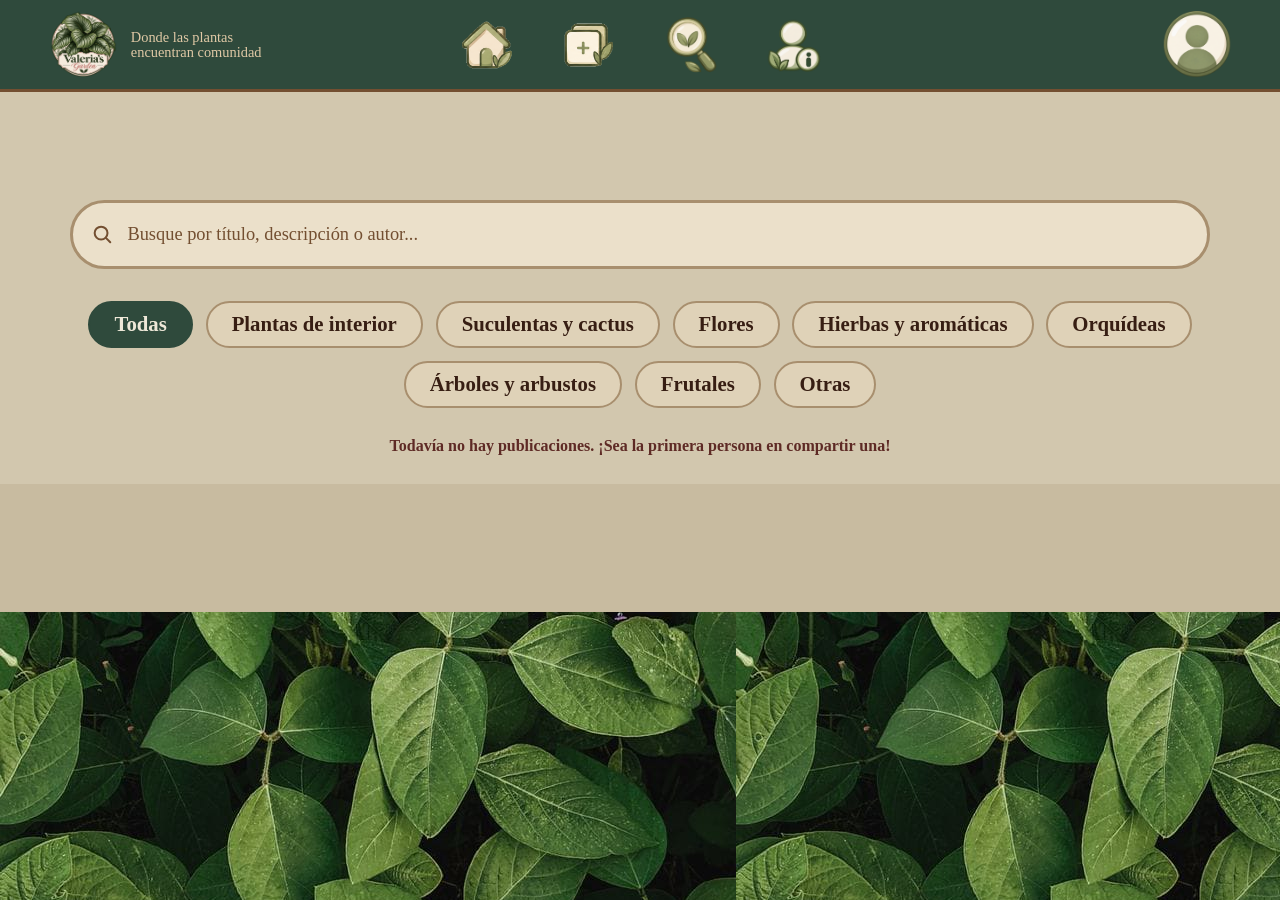
<file: paginas/Buscar.html>
<!DOCTYPE html>
<html lang="en">
<head>
    <meta charset="UTF-8">
    <meta name="viewport" content="width=device-width, initial-scale=1.0">
    <title>Valeria's Garden</title>
    <link rel="stylesheet" href="../activos/css/style.css">
</head>

<body class="body_buscar">
    <header>

        <!-- Navbar -->
        <nav class="navbar">
            <div class="logo">
                <img src="../activos/imagenes/Navbar/logo.png" alt="Valeria's Garden" class="nav_icon">
                <span class="eslogan">Donde las plantas encuentran comunidad</span>
            </div>

            <ul class="nav_centro">
                <li><a href="Publicaciones.html" title="Home">
                        <img src="../activos/imagenes/Navbar/inicio.png" alt="Home" class="nav_icon">
                    </a>
                </li>
                <li><a href="Crear_publicacion.html" title="Crear">
                        <img src="../activos/imagenes/Navbar/crear.png" alt="Crear" class="nav_icon">
                    </a>
                </li>
                <li><a href="Buscar.html" title="Buscar">
                        <img src="../activos/imagenes/Navbar/buscar.png" alt="Buscar" class="nav_icon">
                    </a>
                </li>
                <li><a href="../index.html" title="Buscar">
                        <img src="../activos/imagenes/Navbar/Acerca_de.png" alt="Buscar" class="nav_icon">
                    </a>
                </li>
            </ul>

            <div class="perfil">
                <a href="Perfil_usuario.html" title="Perfil">
                    <img src="../activos/imagenes/Navbar/perfil.png" alt="Foto de perfil" class="nav_icon">
                </a>
            </div>
        </nav>

    </header>

    

<main>
    <!-- Barra de busqueda -->
    <section id="busqueda">

    <form class="busqueda" role="search" action="#">
        <label for="buscar" class="oculto_visual">Buscar publicaciones</label>

        <div class="barra_busqueda">
            <svg class="barra_icono" viewBox="0 0 24 24" width="22" height="22" fill="none" stroke="currentColor" stroke-width="2.2" stroke-linecap="round" aria-hidden="true">
                <circle cx="11" cy="11" r="7"></circle>
                <line x1="16.5" y1="16.5" x2="21" y2="21"></line>
            </svg>
            <input type="search" id="buscar" name="buscar" placeholder="Busque por título, descripción o autor...">
        </div>
    </form>

    <!-- Categorías de busqueda -->
    <div class="categorias" role="group" aria-label="Filtrar por categoría">
        <button type="button" class="categoria_btn activo" data-categoria="todas" aria-pressed="true">Todas</button>
        <button type="button" class="categoria_btn" data-categoria="interior" aria-pressed="false">Plantas de interior</button>
        <button type="button" class="categoria_btn" data-categoria="suculentas" aria-pressed="false">Suculentas y cactus</button>
        <button type="button" class="categoria_btn" data-categoria="flores" aria-pressed="false">Flores</button>
        <button type="button" class="categoria_btn" data-categoria="hierbas" aria-pressed="false">Hierbas y aromáticas</button>
        <button type="button" class="categoria_btn" data-categoria="orquideas" aria-pressed="false">Orquídeas</button>
        <button type="button" class="categoria_btn" data-categoria="arbustos" aria-pressed="false">Árboles y arbustos</button>
        <button type="button" class="categoria_btn" data-categoria="frutales" aria-pressed="false">Frutales</button>
        <button type="button" class="categoria_btn" data-categoria="otras" aria-pressed="false">Otras</button>
    </div>

    <p class="busqueda_resultado" aria-live="polite"></p>

</section>

</main>

    <script src="../activos/js/script.js"></script>
</body>
</html>
</file>
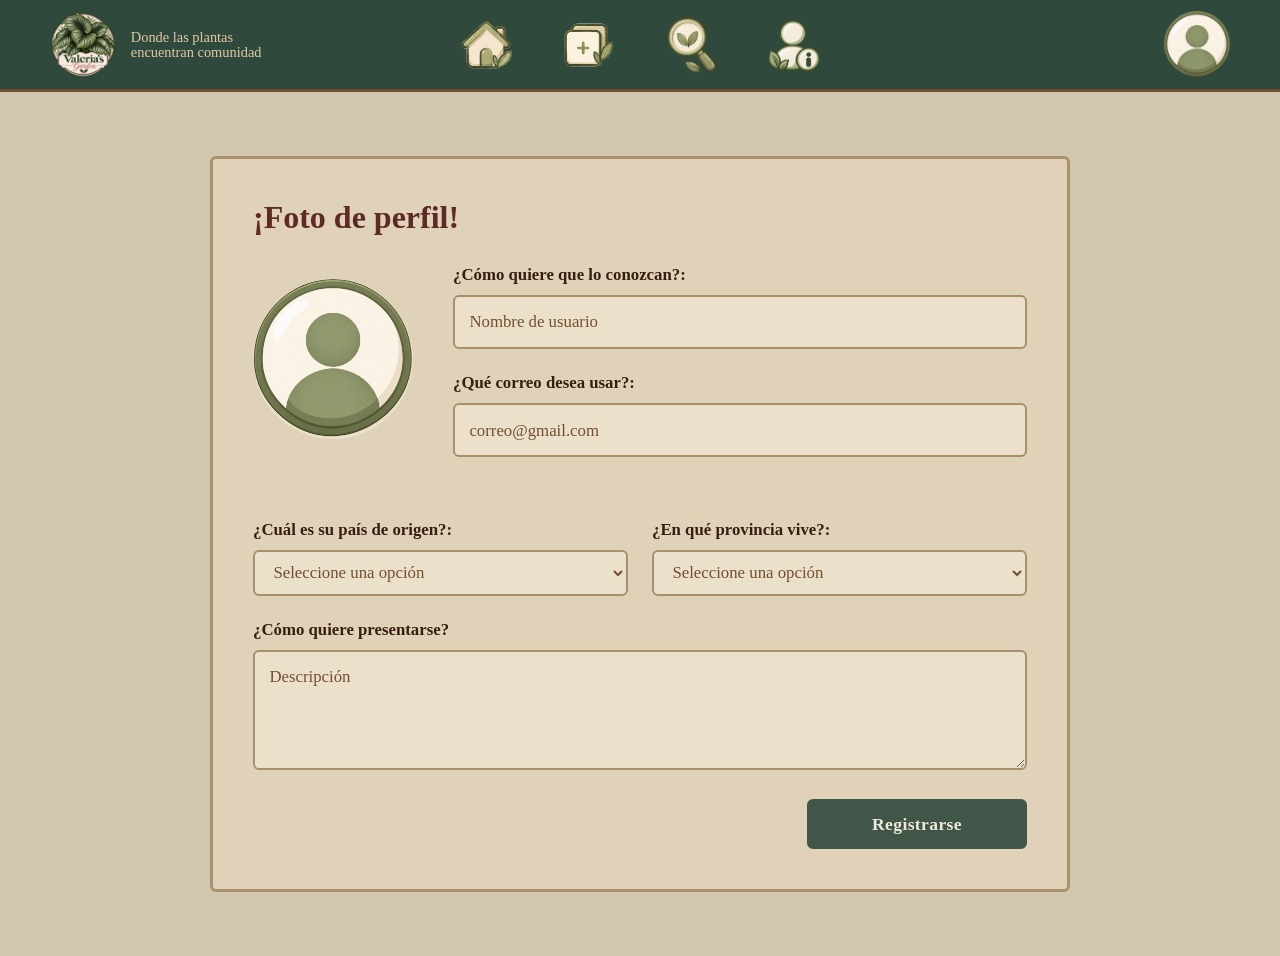
<file: paginas/Inicio_sesion.html>
<!DOCTYPE html>
<html lang="en">
<head>
    <meta charset="UTF-8">
    <meta name="viewport" content="width=device-width, initial-scale=1.0">
    <title>Valeria's Garden</title>
    <link rel="stylesheet" href="../activos/css/style.css">
</head>

<body>
    <header>

        <!-- Navbar -->
        <nav class="navbar">
            <div class="logo">
                <img src="../activos/imagenes/Navbar/logo.png" alt="Valeria's Garden" class="nav_icon">
                <span class="eslogan">Donde las plantas encuentran comunidad</span>
            </div>

            <ul class="nav_centro">
                <li><a href="Publicaciones.html" title="Home">
                        <img src="../activos/imagenes/Navbar/inicio.png" alt="Home" class="nav_icon">
                    </a>
                </li>
                <li><a href="Crear_publicacion.html" title="Crear">
                        <img src="../activos/imagenes/Navbar/crear.png" alt="Crear" class="nav_icon">
                    </a>
                </li>
                <li><a href="Buscar.html" title="Buscar">
                        <img src="../activos/imagenes/Navbar/buscar.png" alt="Buscar" class="nav_icon">
                    </a>
                </li>
                <li><a href="../index.html" title="Buscar">
                        <img src="../activos/imagenes/Navbar/Acerca_de.png" alt="Buscar" class="nav_icon">
                    </a>
                </li>
            </ul>

            <div class="perfil">
                <a href="Perfil_usuario.html" title="Perfil">
                    <img src="../activos/imagenes/Navbar/perfil.png" alt="Foto de perfil" class="nav_icon">
                </a>
            </div>
        </nav>

    </header>
 
    <!-- Parte Principal -->
    <main>
 
    <!-- Formulario de inicio de sesión -->
    <section class="Caja1_form">
        <div class="Datos_personales">
 
            <h2>¡Foto de perfil!</h2>
 
            <form class="form1" action="../paginas/Publicaciones.html">
 
                <!-- Parte de arriba. Foto de perfil, nombre de usuario y correo-->
                <div class="form_superior">
 
                    <img src="../activos/imagenes/Navbar/perfil.png" alt="Foto de perfil" class="fotoForm">
 
                    <div class="form_datos">
 
                        <div class="campo">
                            <label for="nombre">¿Cómo quiere que lo conozcan?:</label>
                            <input type="text" id="nombre" name="nombre" placeholder="Nombre de usuario" required>
                        </div>
 
                        <div class="campo">
                            <label for="correo">¿Qué correo desea usar?:</label>
                            <input type="email" id="correo" name="correo" placeholder="correo@gmail.com" required>
                        </div>
 
                    </div>
                </div>
 
                <!-- Parte de abajo. Información personal -->
                <div class="form_inferior">
 
                    <div class="campo">
                        <label for="pais">¿Cuál es su país de origen?:</label>
                        <select id="pais" name="pais" required>
                            <option value="" disabled selected>Seleccione una opción</option>
                            <option value="costaRica">Costa Rica</option>
                            <option value="belice">Belice</option>
                            <option value="elSalvador">El Salvador</option>
                            <option value="guatemala">Guatemala</option>
                            <option value="honduras">Honduras</option>
                            <option value="nicaragua">Nicaragua</option>
                            <option value="panama">Panamá</option>
                        </select>
                    </div>
 
                    <div class="campo">
                        <label for="provincia">¿En qué provincia vive?:</label>
                        <select id="provincia" name="provincia" required>
                            <option value="" disabled selected>Seleccione una opción</option>
                            <option value="sanJose">San José</option>
                            <option value="alajuela">Alajuela</option>
                            <option value="cartago">Cartago</option>
                            <option value="heredia">Heredia</option>
                            <option value="puntarenas">Puntarenas</option>
                            <option value="limon">Limón</option>
                            <option value="guanacaste">Guanacaste</option>
                            <option value="noValido">No válido</option>
                        </select>
                    </div>
 
                    <div class="campo campo_ancho">
                        <label for="descripcion">¿Cómo quiere presentarse?</label>
                        <textarea id="descripcion" name="descripcion" placeholder="Descripción" required></textarea>
                    </div>
 
                    <button type="submit" class="button">Registrarse</button>
 
                </div>
 
            </form>
 
        </div>
    </section>
 
    </main>

    <script src="../activos/js/script.js"></script>

</body>
</html>
</file>
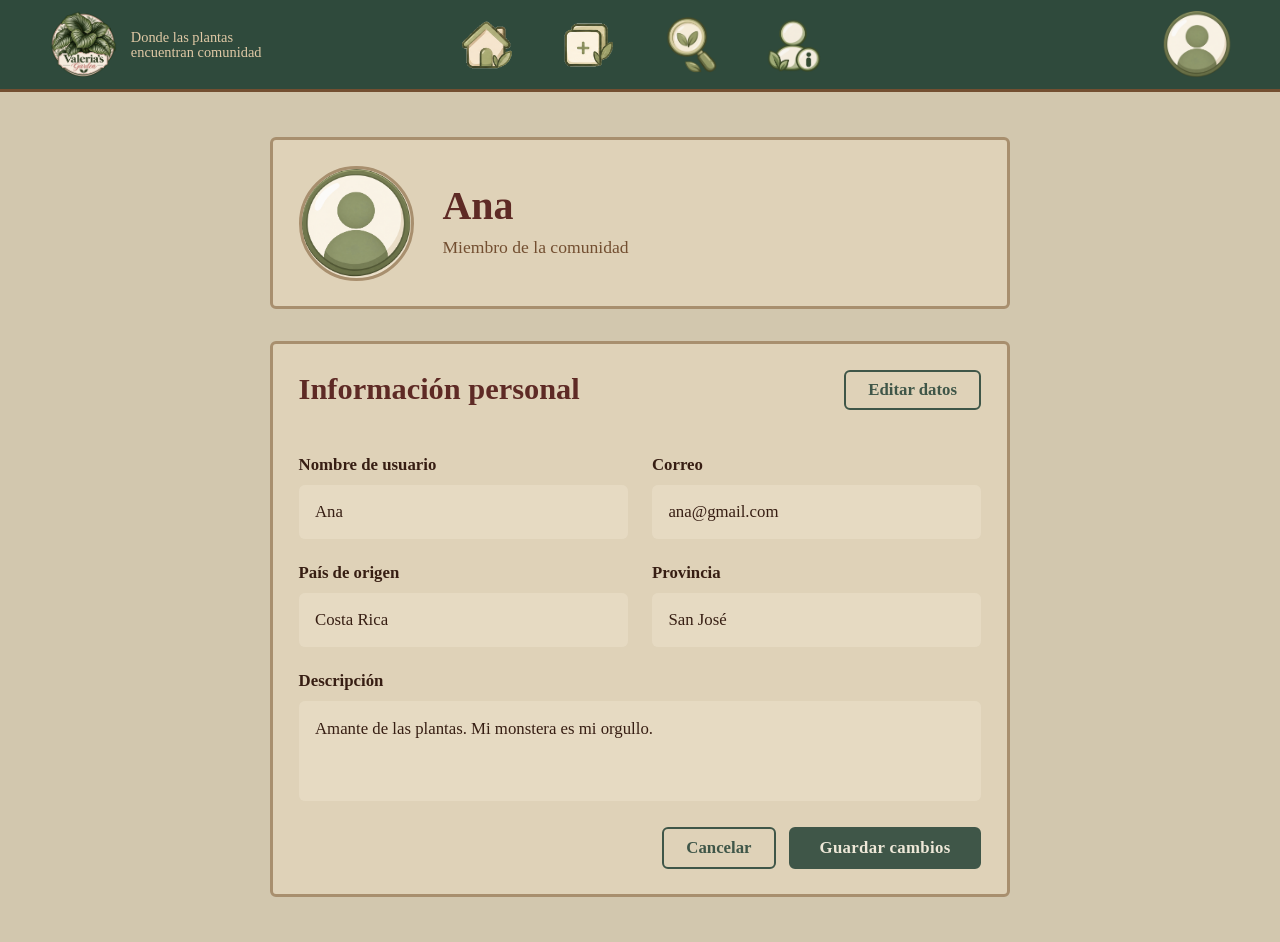
<file: paginas/Perfil_usuario.html>
<!DOCTYPE html>
<html lang="en">
<head>
    <meta charset="UTF-8">
    <meta name="viewport" content="width=device-width, initial-scale=1.0">
    <title>Valeria's Garden</title>
    <link rel="stylesheet" href="../activos/css/style.css">
</head>

<body>
    <header>

        <!-- Navbar -->
        <nav class="navbar">
            <div class="logo">
                <img src="../activos/imagenes/Navbar/logo.png" alt="Valeria's Garden" class="nav_icon">
                <span class="eslogan">Donde las plantas encuentran comunidad</span>
            </div>

            <ul class="nav_centro">
                <li><a href="Publicaciones.html" title="Home">
                        <img src="../activos/imagenes/Navbar/inicio.png" alt="Home" class="nav_icon">
                    </a>
                </li>
                <li><a href="Crear_publicacion.html" title="Crear">
                        <img src="../activos/imagenes/Navbar/crear.png" alt="Crear" class="nav_icon">
                    </a>
                </li>
                <li><a href="Buscar.html" title="Buscar">
                        <img src="../activos/imagenes/Navbar/buscar.png" alt="Buscar" class="nav_icon">
                    </a>
                </li>
                <li><a href="../index.html" title="Buscar">
                        <img src="../activos/imagenes/Navbar/Acerca_de.png" alt="Buscar" class="nav_icon">
                    </a>
                </li>
            </ul>

            <div class="perfil">
                <a href="Perfil_usuario.html" title="Perfil">
                    <img src="../activos/imagenes/Navbar/perfil.png" alt="Foto de perfil" class="nav_icon">
                </a>
            </div>
        </nav>

    </header>

    <main>

    <section id="perfil_usuario">

        <!-- Tarjeta 1: foto y nombre -->
        <article class="perfil_tarjeta perfil_cabecera">

            <img src="../activos/imagenes/Navbar/perfil.png" alt="Foto de perfil" class="perfil_foto" id="perfil_foto">

            <div class="perfil_identidad">
                <h1 class="perfil_nombre" id="perfil_nombre">Ana</h1>
                <p class="perfil_subtitulo">Miembro de la comunidad</p>

                <!-- Solo aparece al editar -->
                <label class="perfil_cambiar_foto" for="nueva_foto" id="cambiar_foto" hidden>
                    Cambiar foto
                    <input type="file" id="nueva_foto" accept="image/*">
                </label>
            </div>

        </article>

        <!-- Tarjeta 2: información personal -->
        <article class="perfil_tarjeta perfil_datos">

            <div class="perfil_datos_encabezado">
                <h2>Información personal</h2>
                <button type="button" class="btn_editar" id="btn_editar">Editar datos</button>
            </div>

            <form id="form_perfil">

                <fieldset class="perfil_campos" id="campos_perfil" disabled>
                    <legend class="oculto_visual">Datos personales</legend>

                    <div class="campo">
                        <label for="perfil_input_nombre">Nombre de usuario</label>
                        <input type="text" id="perfil_input_nombre" name="nombre" value="Ana" maxlength="40" required>
                    </div>

                    <div class="campo">
                        <label for="perfil_input_correo">Correo</label>
                        <input type="email" id="perfil_input_correo" name="correo" value="ana@gmail.com" required>
                    </div>

                    <div class="campo">
                        <label for="perfil_input_pais">País de origen</label>
                        <select id="perfil_input_pais" name="pais" required>
                            <option value="costaRica" selected>Costa Rica</option>
                            <option value="belice">Belice</option>
                            <option value="elSalvador">El Salvador</option>
                            <option value="guatemala">Guatemala</option>
                            <option value="honduras">Honduras</option>
                            <option value="nicaragua">Nicaragua</option>
                            <option value="panama">Panamá</option>
                        </select>
                    </div>

                    <div class="campo">
                        <label for="perfil_input_provincia">Provincia</label>
                        <select id="perfil_input_provincia" name="provincia" required>
                            <option value="sanJose" selected>San José</option>
                            <option value="alajuela">Alajuela</option>
                            <option value="cartago">Cartago</option>
                            <option value="heredia">Heredia</option>
                            <option value="puntarenas">Puntarenas</option>
                            <option value="limon">Limón</option>
                            <option value="guanacaste">Guanacaste</option>
                            <option value="noValido">No válido</option>
                        </select>
                    </div>

                    <div class="campo campo_ancho">
                        <label for="perfil_input_descripcion">Descripción</label>
                        <textarea id="perfil_input_descripcion" name="descripcion" rows="3" required>Amante de las plantas. Mi monstera es mi orgullo.</textarea>
                    </div>

                </fieldset>

                <!-- Solo aparecen al editar -->
                <div class="perfil_acciones" id="acciones_edicion" hidden>
                    <button type="button" class="btn_secundario" id="btn_cancelar">Cancelar</button>
                    <button type="submit" class="button">Guardar cambios</button>
                </div>

            </form>

            <p class="perfil_mensaje" id="perfil_mensaje" aria-live="polite"></p>

        </article>

    </section>
    </main>

    <script src="../activos/js/script.js"></script>

</body>
</html>
</file>
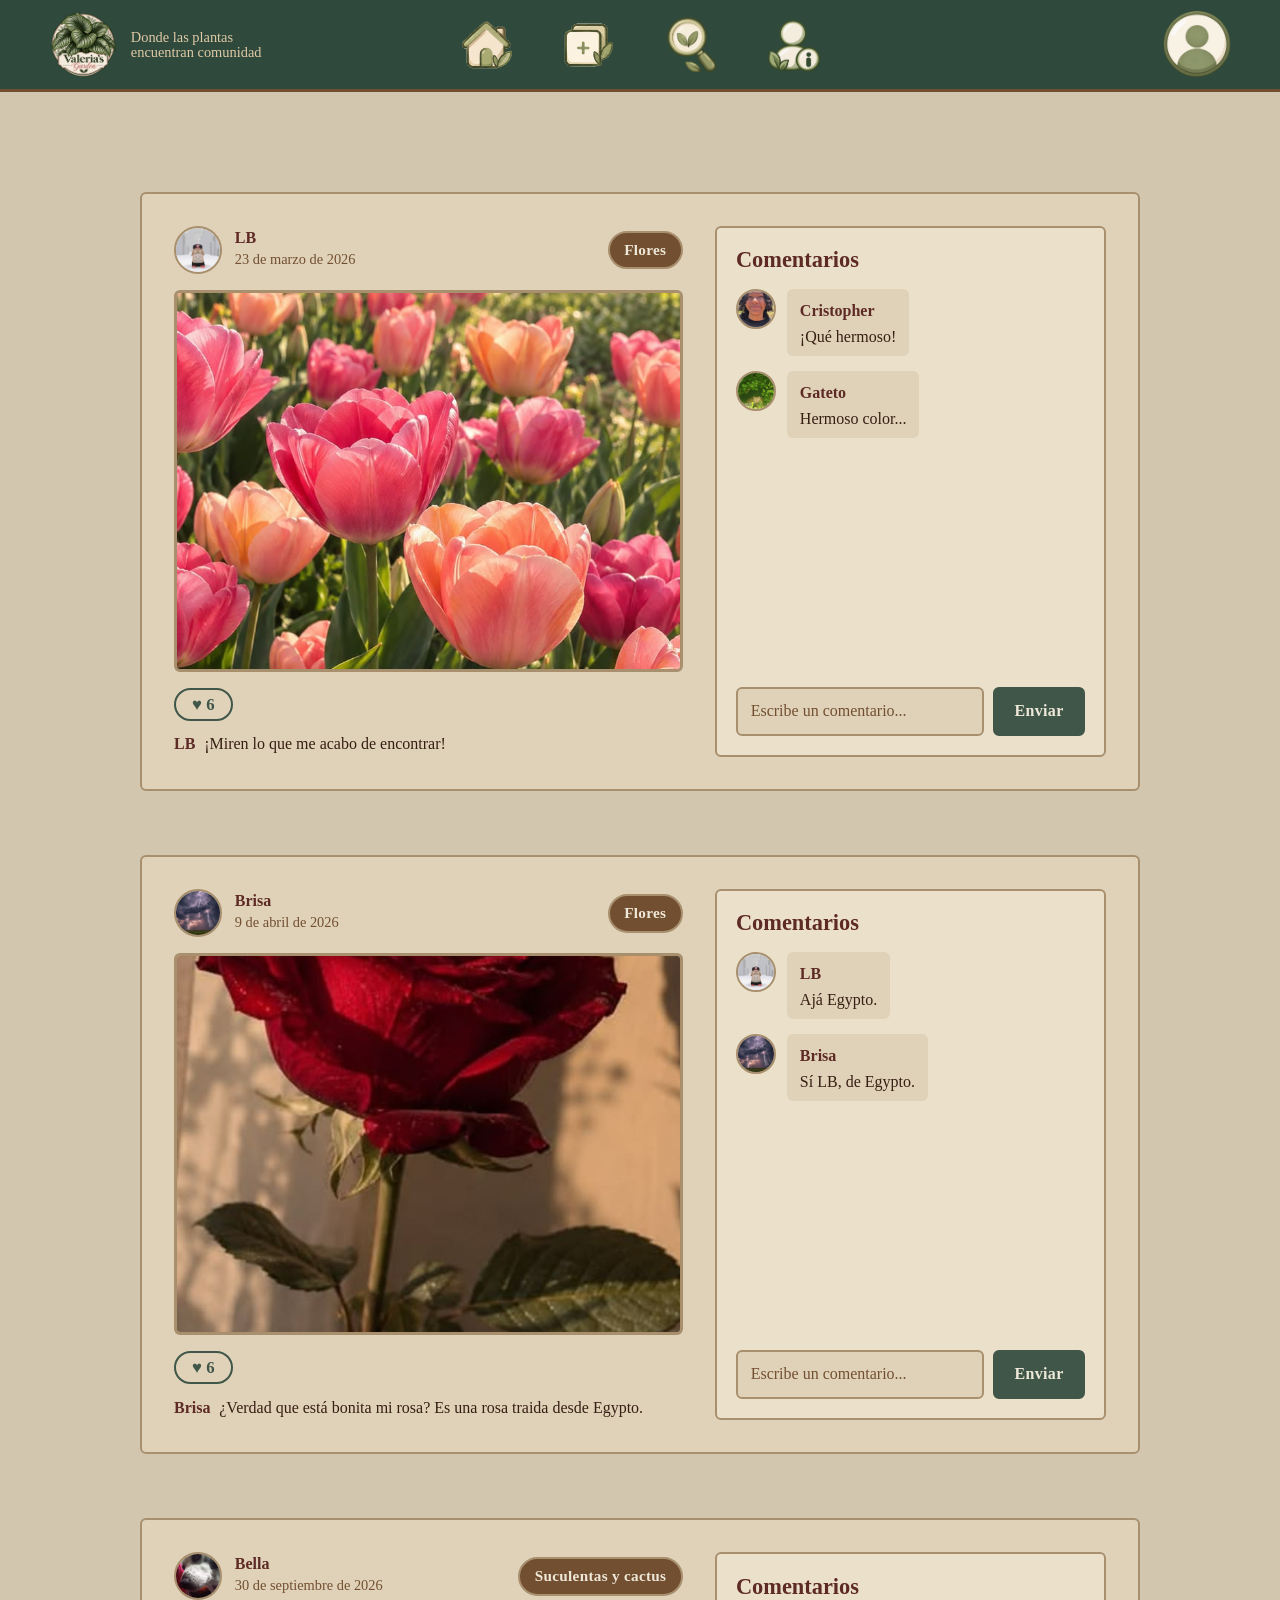
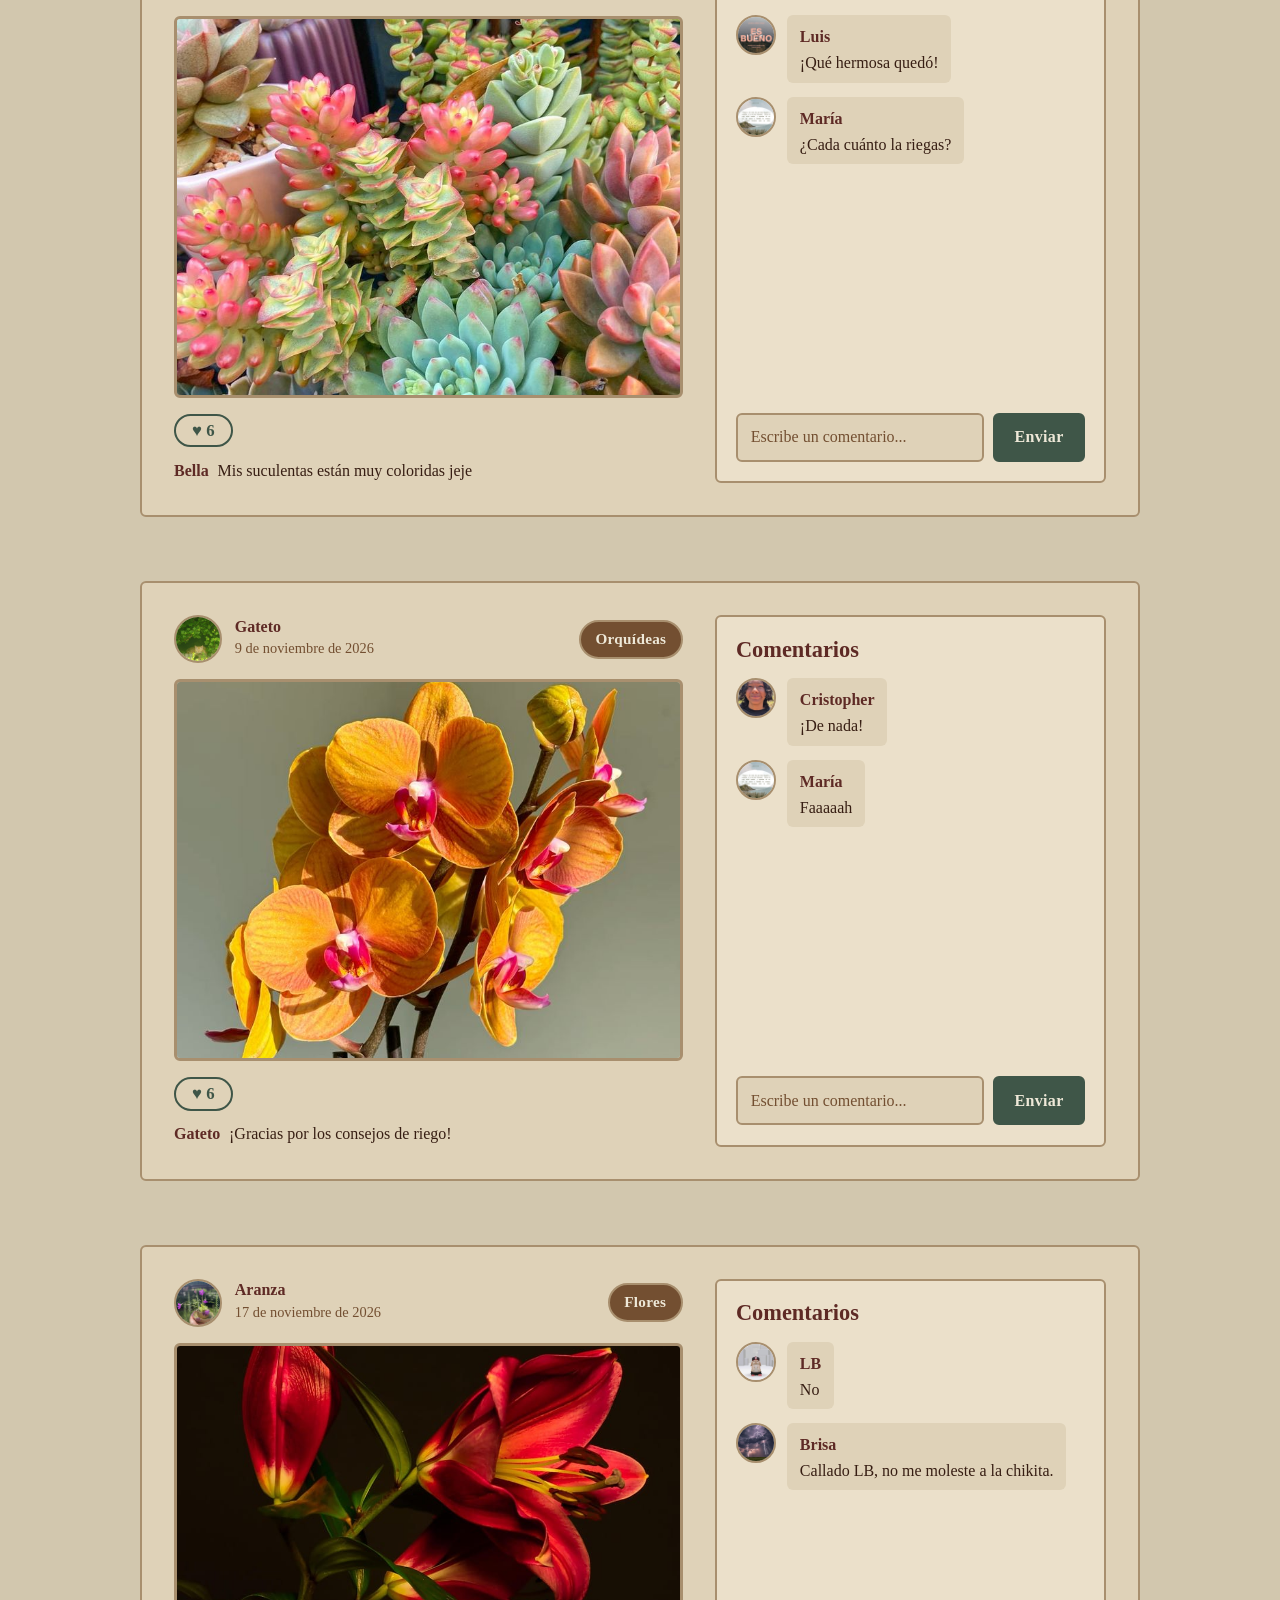
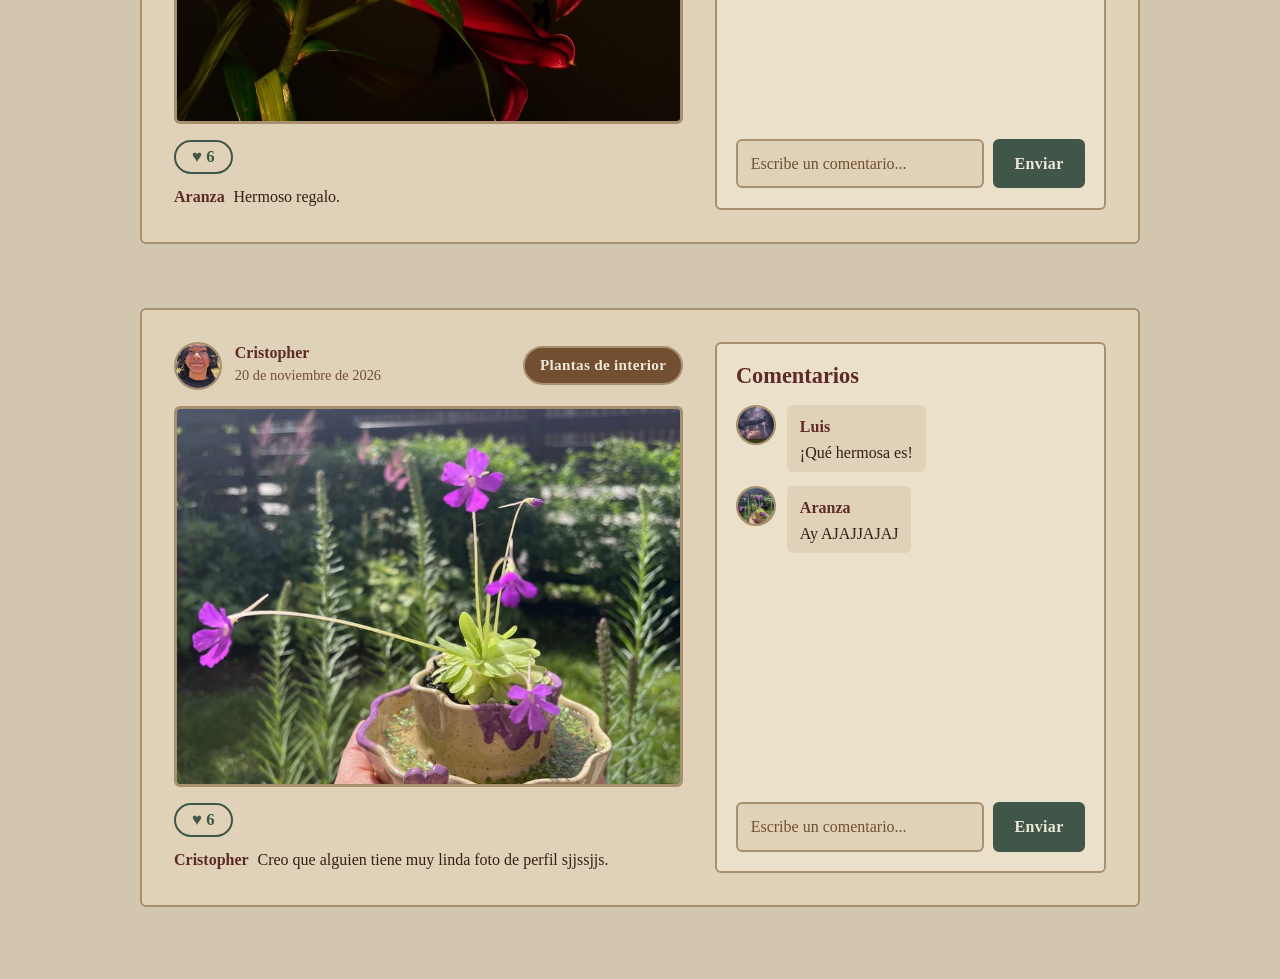
<file: paginas/Publicaciones.html>
<!DOCTYPE html>
<html lang="en">
<head>
    <meta charset="UTF-8">
    <meta name="viewport" content="width=device-width, initial-scale=1.0">
    <title>Valeria's Garden</title>
    <link rel="stylesheet" href="../activos/css/style.css">
</head>

<body>
    <header>

        <!--Navbar-->
        <nav class="navbar">
            <div class="logo">
                <img src="../activos/imagenes/Navbar/logo.png" alt="Valeria's Garden" class="nav_icon">
                <span class="eslogan">Donde las plantas encuentran comunidad</span>
            </div>

            <ul class="nav_centro">
                <li><a href="Publicaciones.html" title="Home">
                        <img src="../activos/imagenes/Navbar/inicio.png" alt="Home" class="nav_icon">
                    </a>
                </li>
                <li><a href="Crear_publicacion.html" title="Crear">
                        <img src="../activos/imagenes/Navbar/crear.png" alt="Crear" class="nav_icon">
                    </a>
                </li>
                <li><a href="Buscar.html" title="Buscar">
                        <img src="../activos/imagenes/Navbar/buscar.png" alt="Buscar" class="nav_icon">
                    </a>
                </li>
                <li><a href="../index.html" title="Buscar">
                        <img src="../activos/imagenes/Navbar/Acerca_de.png" alt="Buscar" class="nav_icon">
                    </a>
                </li>
            </ul>

            <div class="perfil">
                <a href="Perfil_usuario.html" title="Perfil">
                    <img src="../activos/imagenes/Navbar/perfil.png" alt="Foto de perfil" class="nav_icon">
                </a>
            </div>
        </nav>

    </header>

    <br>

    <main>

         <!--Publicación 1-->
        <section id="publicaciones">

        <article class="publicacion" data-categoria="interior">

            <!-- Lado izquierdo -->
            <div class="publicacion_principal">

                <header class="publicacion_autor">
                    <img src="../activos/imagenes/Publicaciones/perfil1.jpeg" alt="Foto de perfil" class="autor_foto">
                    <div>
                        <strong class="autor_nombre">LB</strong>
                        <time class="publicacion_fecha" datetime="2026-11-17">23 de marzo de 2026</time>
                    </div>
                    <span class="publicacion_categoria">Flores</span>
                </header>

                <img src="../activos/imagenes/Publicaciones/Tulipanes.jpeg" alt="Descripción de la foto" class="publicacion_imagen">

                
                <!-- Likes y Descripción -->
                <div class="publicacion_info">
                    <button type="button" class="btn_like" name="Me gusta" aria-label="Me gusta">
                        ♥ <span class="likes_cantidad">6</span>
                    </button>
                    <p class="publicacion_descripcion">
                        <strong>LB</strong>
                        ¡Miren lo que me acabo de encontrar!
                    </p>
                </div>

            </div>

            <!-- Comentarios a la derecha -->
            <aside class="publicacion_comentarios">
                <h2>Comentarios</h2>

                <ul class="lista_comentarios">
                    <li class="comentario">
                        <img src="../activos/imagenes/Publicaciones/perfil6.jpeg" alt="Foto de perfil" class="comentario_foto">
                        <div class="comentario_texto">
                            <strong>Cristopher</strong>
                            <p>¡Qué hermoso!</p>
                        </div>
                    </li>
                    <li class="comentario">
                        <img src="../activos/imagenes/Publicaciones/perfil2.jpeg" alt="Foto de perfil" class="comentario_foto">
                        <div class="comentario_texto">
                            <strong>Gateto</strong>
                            <p>Hermoso color...</p>
                        </div>
                    </li>
                </ul>
                <form class="form_comentario">
                    <input type="text" name="comentario" placeholder="Escribe un comentario..." aria-label="Escribe un comentario" required>
                    <button type="submit" class="button">Enviar</button>
                </form>

            </aside>

        </article>
    
    
        <!-- Publicación 2 -->
        <article class="publicacion" data-categoria="interior">

            <!-- Lado izquierdo -->
            <div class="publicacion_principal">

                <header class="publicacion_autor">
                    <img src="../activos/imagenes/Publicaciones/perfil7.jpeg" alt="Foto de perfil" class="autor_foto">
                    <div>
                        <strong class="autor_nombre">Brisa</strong>
                        <time class="publicacion_fecha" datetime="2026-11-17">9 de abril de 2026</time>
                    </div>
                    <span class="publicacion_categoria">Flores</span>
                </header>

                <img src="../activos/imagenes/Publicaciones/Rosa.jpeg" alt="Descripción de la foto" class="publicacion_imagen">

                
                <!-- Likes y Descripción -->
                <div class="publicacion_info">
                    <button type="button" class="btn_like" name="Me gusta" aria-label="Me gusta">
                        ♥ <span class="likes_cantidad">6</span>
                    </button>
                    <p class="publicacion_descripcion">
                        <strong>Brisa</strong>
                        ¿Verdad que está bonita mi rosa? Es una rosa traida desde Egypto. 
                    </p>
                </div>

            </div>


            <!-- Comentarios a la derecha -->
            <aside class="publicacion_comentarios">
                <h2>Comentarios</h2>

                <ul class="lista_comentarios">
                    <li class="comentario">
                        <img src="../activos/imagenes/Publicaciones/perfil1.jpeg" alt="Foto de perfil" class="comentario_foto">
                        <div class="comentario_texto">
                            <strong>LB</strong>
                            <p>Ajá Egypto.</p>
                        </div>
                    </li>
                    <li class="comentario">
                        <img src="../activos/imagenes/Publicaciones/perfil7.jpeg" alt="Foto de perfil" class="comentario_foto">
                        <div class="comentario_texto">
                            <strong>Brisa</strong>
                            <p>Sí LB, de Egypto.</p>
                        </div>
                    </li>
                </ul>
                <form class="form_comentario">
                    <input type="text" name="comentario" placeholder="Escribe un comentario..." aria-label="Escribe un comentario" required>
                    <button type="submit" class="button">Enviar</button>
                </form>

            </aside>

        </article>
    

        <!-- Publicación 3 -->
        <article class="publicacion" data-categoria="interior">

            <!-- Lado izquierdo -->
            <div class="publicacion_principal">

                <header class="publicacion_autor">
                    <img src="../activos/imagenes/Publicaciones/perfil3.jpeg" alt="Foto de perfil" class="autor_foto">
                    <div>
                        <strong class="autor_nombre">Bella</strong>
                        <time class="publicacion_fecha" datetime="2026-11-17">30 de septiembre de 2026</time>
                    </div>
                    <span class="publicacion_categoria">Suculentas y cactus</span>
                </header>

                <img src="../activos/imagenes/Publicaciones/Suculentas.jpeg" alt="Descripción de la foto" class="publicacion_imagen">

                
                <!-- Likes y Descripción -->
                <div class="publicacion_info">
                    <button type="button" class="btn_like" name="Me gusta" aria-label="Me gusta">
                        ♥ <span class="likes_cantidad">6</span>
                    </button>
                    <p class="publicacion_descripcion">
                        <strong>Bella</strong>
                        Mis suculentas están muy coloridas jeje
                    </p>
                </div>

            </div>


            <!-- Comentarios a la derecha -->
            <aside class="publicacion_comentarios">
                <h2>Comentarios</h2>

                <ul class="lista_comentarios">
                    <li class="comentario">
                        <img src="../activos/imagenes/Publicaciones/perfil5.jpeg" alt="Foto de perfil" class="comentario_foto">
                        <div class="comentario_texto">
                            <strong>Luis</strong>
                            <p>¡Qué hermosa quedó!</p>
                        </div>
                    </li>
                    <li class="comentario">
                        <img src="../activos/imagenes/Publicaciones/perfil4.jpeg" alt="Foto de perfil" class="comentario_foto">
                        <div class="comentario_texto">
                            <strong>María</strong>
                            <p>¿Cada cuánto la riegas?</p>
                        </div>
                    </li>
                </ul>
                <form class="form_comentario">
                    <input type="text" name="comentario" placeholder="Escribe un comentario..." aria-label="Escribe un comentario" required>
                    <button type="submit" class="button">Enviar</button>
                </form>

            </aside>

        </article>
    

        <!-- Publicación 4 -->
        <article class="publicacion" data-categoria="interior">

            <!-- Lado izquierdo -->
            <div class="publicacion_principal">

                <header class="publicacion_autor">
                    <img src="../activos/imagenes/Publicaciones/perfil2.jpeg" alt="Foto de perfil" class="autor_foto">
                    <div>
                        <strong class="autor_nombre">Gateto</strong>
                        <time class="publicacion_fecha" datetime="2026-11-17">9 de noviembre de 2026</time>
                    </div>
                    <span class="publicacion_categoria">Orquídeas</span>
                </header>

                <img src="../activos/imagenes/Publicaciones/Guaria.jpeg" alt="Descripción de la foto" class="publicacion_imagen">

                
                <!-- Likes y Descripción -->
                <div class="publicacion_info">
                    <button type="button" class="btn_like" name="Me gusta" aria-label="Me gusta">
                        ♥ <span class="likes_cantidad">6</span>
                    </button>
                    <p class="publicacion_descripcion">
                        <strong>Gateto</strong>
                        ¡Gracias por los consejos de riego!
                    </p>
                </div>

            </div>


            <!-- Comentarios a la derecha -->
            <aside class="publicacion_comentarios">
                <h2>Comentarios</h2>

                <ul class="lista_comentarios">
                    <li class="comentario">
                        <img src="../activos/imagenes/Publicaciones/perfil6.jpeg" alt="Foto de perfil" class="comentario_foto">
                        <div class="comentario_texto">
                            <strong>Cristopher</strong>
                            <p>¡De nada!</p>
                        </div>
                    </li>
                    <li class="comentario">
                        <img src="../activos/imagenes/Publicaciones/perfil4.jpeg" alt="Foto de perfil de María" class="comentario_foto">
                        <div class="comentario_texto">
                            <strong>María</strong>
                            <p>Faaaaah</p>
                        </div>
                    </li>
                </ul>
                <form class="form_comentario">
                    <input type="text" name="comentario" placeholder="Escribe un comentario..." aria-label="Escribe un comentario" required>
                    <button type="submit" class="button">Enviar</button>
                </form>

            </aside>

        </article>

        <!-- Publicación 5 -->
        <article class="publicacion" data-categoria="interior">

            <!-- Lado izquierdo -->
            <div class="publicacion_principal">

                <header class="publicacion_autor">
                    <img src="../activos/imagenes/Publicaciones/Flor_morada.jpeg" alt="Foto de perfil" class="autor_foto">
                    <div>
                        <strong class="autor_nombre">Aranza</strong>
                        <time class="publicacion_fecha" datetime="2026-11-17">17 de noviembre de 2026</time>
                    </div>
                    <span class="publicacion_categoria">Flores</span>
                </header>

                <img src="../activos/imagenes/Publicaciones/Lirio.jpeg" alt="Descripción de la foto" class="publicacion_imagen">

                
                <!-- Likes y Descripción -->
                <div class="publicacion_info">
                    <button type="button" class="btn_like" name="Me gusta" aria-label="Me gusta">
                        ♥ <span class="likes_cantidad">6</span>
                    </button>
                    <p class="publicacion_descripcion">
                        <strong>Aranza</strong>
                        Hermoso regalo.
                    </p>
                </div>

            </div>


            <!-- Comentarios a la derecha -->
            <aside class="publicacion_comentarios">
                <h2>Comentarios</h2>

                <ul class="lista_comentarios">
                    <li class="comentario">
                        <img src="../activos/imagenes/Publicaciones/perfil1.jpeg" alt="Foto de perfil" class="comentario_foto">
                        <div class="comentario_texto">
                            <strong>LB</strong>
                            <p>No</p>
                        </div>
                    </li>
                    <li class="comentario">
                        <img src="../activos/imagenes/Publicaciones/perfil7.jpeg" alt="Foto de perfil" class="comentario_foto">
                        <div class="comentario_texto">
                            <strong>Brisa</strong>
                            <p>Callado LB, no me moleste a la chikita.</p>
                        </div>
                    </li>
                </ul>
                <form class="form_comentario">
                    <input type="text" name="comentario" placeholder="Escribe un comentario..." aria-label="Escribe un comentario" required>
                    <button type="submit" class="button">Enviar</button>
                </form>

            </aside>

        </article>
   

        <!-- Publicación 6 -->
        <article class="publicacion" data-categoria="interior">

            <!-- Lado izquierdo -->
            <div class="publicacion_principal">

                <header class="publicacion_autor">
                    <img src="../activos/imagenes/Publicaciones/perfil6.jpeg" alt="Foto de perfil" class="autor_foto">
                    <div>
                        <strong class="autor_nombre">Cristopher</strong>
                        <time class="publicacion_fecha" datetime="2026-11-17">20 de noviembre de 2026</time>
                    </div>
                    <span class="publicacion_categoria">Plantas de interior</span>
                </header>

                <img src="../activos/imagenes/Publicaciones/Flor_morada.jpeg" alt="Descripción de la foto" class="publicacion_imagen">

                
                <!-- Likes y Descripción -->
                <div class="publicacion_info">
                    <button type="button" class="btn_like" name="Me gusta" aria-label="Me gusta">
                        ♥ <span class="likes_cantidad">6</span>
                    </button>
                    <p class="publicacion_descripcion">
                        <strong>Cristopher</strong>
                        Creo que alguien tiene muy linda foto de perfil sjjssjjs.
                    </p>
                </div>

            </div>


            <!-- Comentarios a la derecha -->
            <aside class="publicacion_comentarios">
                <h2>Comentarios</h2>

                <ul class="lista_comentarios">
                    <li class="comentario">
                        <img src="../activos/imagenes/Publicaciones/perfil7.jpeg" alt="Foto de perfil" class="comentario_foto">
                        <div class="comentario_texto">
                            <strong>Luis</strong>
                            <p>¡Qué hermosa es!</p>
                        </div>
                    </li>
                    <li class="comentario">
                        <img src="../activos/imagenes/Publicaciones/Flor_morada.jpeg" alt="Foto de perfil" class="comentario_foto">
                        <div class="comentario_texto">
                            <strong>Aranza</strong>
                            <p>Ay AJAJJAJAJ</p>
                        </div>
                    </li>
                </ul>
                <form class="form_comentario">
                    <input type="text" name="comentario" placeholder="Escribe un comentario..." aria-label="Escribe un comentario" required>
                    <button type="submit" class="button">Enviar</button>
                </form>

            </aside>

        </article>

    </main>

    <script src="../activos/js/script.js"></script>
</body>
</html>
</file>
<file: activos/css/style.css>
/* CSS de reinicio */

body{
    margin: 0;
}

/* CSS de la navbar */

.navbar {
  position: sticky;
  top: 0;
  z-index: 100;
  display: flex;
  align-items: center;
  justify-content: space-between;
  gap: 1.5rem;
  min-height: 36px;
  padding: 0.6rem clamp(1rem, 4vw, 3rem);
  background: #2F4A3C;
  border-bottom: 3px solid #734F31;
}

.navbar a {
    text-decoration: none;
    color: #EBE0CA;
    font-size: 1.1rem;
    font-weight: 500;
    transition: color 0.3s ease, transform 0.2s ease;
    display: inline-block;
}

.nav_icon {
    width: 70px;
    height: 70px;
    object-fit: contain;
}

.logo, .perfil {
    font-size: 2rem;
    font-weight: bold;
    flex: 1;
}

.logo {
    display: flex;
    align-items: center;
    gap: 0.8rem;
}

.eslogan {
    max-width: 10rem;
    font-size: 0.9rem;
    font-weight: 500;
    line-height: 1;
    color: #E0C9A6;
}

.perfil {
  display: flex;
    justify-content: flex-end;
}

.nav_centro {
    display: flex;
    flex-wrap: wrap;
    align-items: center;
    justify-content: center;
    list-style: none;
    gap: 2rem;
    margin: 0;
    padding: 0;
}

.nav_centro li {
    display: flex;
    align-items: center;
}

.navbar a:hover {
    color: #E0C9A6;
    transform: scale(1.15);
}

/* Responsivo de Navbar */
@media (max-width: 520px) {
    .eslogan {
        display: none;
    }
}


/* CSS para index.html conocenos */

*, *::before, *::after { box-sizing: border-box; }

html {
  scroll-padding-top: 76px;
}

@media (prefers-reduced-motion: no-preference) {
  html { scroll-behavior: smooth; }
}

body {
  margin: 0;
  font-family: Georgia, serif;
  font-size: 1rem;
  line-height: 1.75;
  color: #371E13;
  background: #D2C7AE;
}

h1, h2 {
  margin: 0 0 1rem;
  font-weight: 600;
  line-height: 1.15;
  color: #5E2A25;
}

p { margin: 0 0 1.1rem; }

a {
  color: #5E2A25;
  text-underline-offset: 3px;
}

a:hover { color: #2F4A3C; }

:focus-visible {
  outline: 3px solid #2F4A3C;
  outline-offset: 3px;
}


.navbar :focus-visible, .footer :focus-visible {
  outline-color: #EBE0CA;
}

img {
  display: block;
  max-width: 100%;
}


/* Secciones del index.html */

main section {
  padding: clamp(2rem, 6vw, 4rem) clamp(1rem, 3.5vw, 2.5rem);
}

main section:nth-child(odd)  { background: #D2C7AE; }
main section:nth-child(even) { background: #C8BBA0; }


main section > div {
  display: grid;
  grid-template-columns: 1fr 1fr;
  align-items: center;
  gap: clamp(2rem, 6vw, 5rem);
  max-width: 1120px;
  margin: 0 auto;
}

.texto_izquierda, .texto_derecha {
  max-width: 60ch;
}


.texto_derecha   { justify-self: start; }
.texto_izquierda { justify-self: end; }

.img_izquierda, .texto_izquierda { grid-column: 1; grid-row: 1; }

.img_derecha, .texto_derecha { grid-column: 2; grid-row: 1; }

.img_izquierda, .img_derecha { justify-self: center; max-width: 420px; }

main h1 {
  font-size: clamp(2.2rem, 4.5vw, 3.2rem);
}


/* Nombre del sitio web de index.html */

#quienes_somos .titulo {
  font-family: "Calora", "Cormorant Garamond", serif;
  font-weight: 400;
  font-size: clamp(2.4rem, 5.5vw, 4rem);
  line-height: 1.05;
  letter-spacing: 0.01em;
  color: #5E2A25;
}

/* Imagenes de index.html */
.img_izquierda, .img_derecha {
  width: 100%;
  aspect-ratio: 4 / 5;
  max-height: 435px;
  object-fit: cover;
  border-radius: 6px;
  background: #EBE0CA;
  border: 2px solid #A88F6E;
}

main section:nth-child(even) .img_izquierda, main section:nth-child(even) .img_derecha {
  background: #EBE0CA;
}

.button {
  margin-top: 0.8rem;
  padding: 0.75rem 2.2rem;
  font-family: "Cormorant Garamond", Georgia, serif;
  font-size: 1.15rem;
  font-weight: 600;
  letter-spacing: 0.02em;
  color: #EEE8D8;
  background: #3F5648;
  border: 2px solid #3F5648;
  border-radius: 6px;
  cursor: pointer;
  transition: background 0.2s, border-color 0.2s;
}

.button:hover {
  background: #734F31;
  border-color: #734F31;
}

/* Footer de index.html */

.footer {
  display: grid;
  grid-template-columns: auto 1fr auto;
  align-items: start;
  gap: clamp(1.5rem, 5vw, 4rem);
  padding: 3rem clamp(1rem, 4vw, 3rem);
  color: #EBE0CA;
  background: #2F4A3C;
  border-top: 3px solid #734F31;
}

.footer section img {
  width: 96px;
  height: 96px;
  object-fit: contain;
}

.footer h2 {
  font-size: 1.6rem;
  color: #E0C9A6;
}

.footer p {
  margin: 0 0 0.5rem;
  font-size: 1.1rem;
  line-height: 1.5;
}

.footer a {
  color: #EBE0CA;
  text-decoration-color: #A88F6E;
}

.footer a:hover {
  color: #E0C9A6;
  text-decoration-color: #E0C9A6;
}

/* CSS para que sea responsivo el index.html */

@media (max-width: 900px) {
  html {
    scroll-padding-top: 120px;
  }

  .navbar {
    flex-wrap: wrap;
    justify-content: space-between;
  }

  .nav_centro {
    order: 3;
    width: 100%;
    gap: 0.2rem 1.2rem;
  }

  .nav_centro a { font-size: 1rem; }
}

@media (max-width: 760px) {
  body { font-size: 1.1rem; }

  main section > div {
    grid-template-columns: 1fr;
  }

  .img_izquierda, .img_derecha, .texto_izquierda, .texto_derecha {
    grid-column: 1;
    grid-row: auto;
  }

  .img_izquierda, .img_derecha {
    order: -1;
    max-width: 420px;
    max-height: 340px;
    aspect-ratio: 4 / 3;
    margin: 0 auto;
  }

  .img_izquierda, .img_derecha {
    box-shadow: 10px 10px 0 #A88F6E;
  }

  .texto_izquierda, .texto_derecha {
    justify-self: stretch;
    max-width: none;
  }

  .footer {
    grid-template-columns: 1fr;
    text-align: center;
  }

  .footer section img { margin: 0 auto; }
}



/* CSS para publicaciones */

.publicacion {
  display: grid;
  grid-template-columns: 1.3fr 1fr;
  align-items: stretch;
  gap: clamp(1.2rem, 3vw, 2rem);
  width: 100%;
  max-width: 1000px;
  margin: 8px auto;
  padding: clamp(1.2rem, 3vw, 2rem);
  background: #DFD2B8;
  border: 2px solid #A88F6E;
  border-radius: 6px;
}

#publicaciones {
  display: flex;
  flex-direction: column;
  gap: 3rem;
}

/* Lado izquierdo (publicación) */

.publicacion_principal {
  display: flex;
  flex-direction: column;
  gap: 1rem;
  min-width: 0;
}

/* Autor de la publicacion*/
.publicacion_autor {
  display: flex;
  align-items: center;
  gap: 0.8rem;
  flex-wrap: wrap;
}

.autor_foto {
  width: 48px;
  height: 48px;
  object-fit: cover;
  background: #EBE0CA;
  border: 2px solid #A88F6E;
  border-radius: 50%;
}

.autor_nombre {
  display: block;
  line-height: 1.2;
  color: #5E2A25;
}

.publicacion_fecha {
  display: block;
  font-size: 0.9rem;
  color: #734F31;
}

.publicacion_categoria {
  margin-left: auto;
  padding: 0.25rem 0.9rem;
  font-size: 0.95rem;
  font-weight: 600;
  letter-spacing: 0.02em;
  white-space: nowrap;
  color: #EEE8D8;
  background: #734F31;
  border: 2px solid #A88F6E;
  border-radius: 999px;
}

.publicacion_imagen {
  width: 100%;
  aspect-ratio: 4 / 3;
  object-fit: cover;
  background: #EBE0CA;
  border: 3px solid #A88F6E;
  border-radius: 6px;
}

.publicacion_info {
  display: flex;
  flex-direction: column;
  gap: 0.7rem;
}


/* Fila con me gusta y eliminar de la publicacion */
.publicacion_acciones {
  display: flex;
  align-items: center;
  justify-content: space-between;
  flex-wrap: wrap;
  gap: 0.8rem;
}

.btn_borrar {
  padding: 0.3rem 1rem;
  font-family: "Cormorant Garamond", Georgia, serif;
  font-size: 1.05rem;
  font-weight: 600;
  color: #5E2A25;
  background: transparent;
  border: 2px solid #5E2A25;
  border-radius: 999px;
  cursor: pointer;
  transition: background 0.2s, color 0.2s;
}

.btn_borrar:hover {
  color: #EEE8D8;
  background: #5E2A25;
}

.btn_borrar:focus-visible {
  outline: 3px solid #2F4A3C;
  outline-offset: 3px;
}


/* Me gusta de la publicacion*/
.btn_like {
  align-self: flex-start;
  padding: 0.3rem 1rem;
  font-family: "Cormorant Garamond", Georgia, serif;
  font-size: 1.05rem;
  font-weight: 600;
  color: #3F5648;
  background: transparent;
  border: 2px solid #3F5648;
  border-radius: 999px;
  cursor: pointer;
  transition: background 0.2s, color 0.2s;
}

.btn_like:hover, .btn_like.activo {
  color: #EEE8D8;
  background: #3F5648;
}

.publicacion_descripcion {
  margin: 0;
  line-height: 1.55;
}

.publicacion_descripcion strong {
  margin-right: 0.3rem;
  color: #5E2A25;
}


/* Lado derecho (Comentarios) de publicacion */
.publicacion_comentarios {
  display: flex;
  flex-direction: column;
  min-width: 0;
  padding: 1.2rem;
  background: #EBE0CA;
  border: 2px solid #A88F6E;
  border-radius: 6px;
}

.publicacion_comentarios h2 {
  margin: 0 0 1rem;
  font-size: 1.4rem;
}

.lista_comentarios {
  max-height: 380px;
  margin: 0 0 1rem;
  padding: 0 0.3rem 0 0;
  list-style: none;
  overflow-y: auto;
}

.comentario {
  display: flex;
  align-items: flex-start;
  gap: 0.7rem;
  margin-bottom: 0.9rem;
}

.comentario:last-child {
  margin-bottom: 0;
}

.comentario_foto {
  flex-shrink: 0;
  width: 40px;
  height: 40px;
  object-fit: cover;
  background: #DFD2B8;
  border: 2px solid #A88F6E;
  border-radius: 50%;
}

.comentario_texto {
  padding: 0.5rem 0.8rem;
  background: #DFD2B8;
  border-radius: 6px;
}

.comentario_texto strong {
  color: #5E2A25;
}

.comentario_texto p {
  margin: 0;
  font-size: 1rem;
  line-height: 1.45;
}


/* Escribir un comentario de publicacion*/
.form_comentario {
  display: flex;
  gap: 0.6rem;
  margin-top: auto;
}

.form_comentario input {
  flex: 1;
  min-width: 0;
  padding: 0.55rem 0.8rem;
  font: inherit;
  font-size: 1rem;
  color: #371E13;
  background: #DFD2B8;
  border: 2px solid #A88F6E;
  border-radius: 6px;
  transition: border-color 0.2s, box-shadow 0.2s;
}

.form_comentario input::placeholder {
  color: #734F31;
  opacity: 1;
}

.form_comentario input:focus {
  outline: none;
  border-color: #3F5648;
  box-shadow: 0 0 0 3px rgba(63, 86, 72, 0.3);
}

.form_comentario .button {
  margin-top: 0;
  padding: 0.55rem 1.2rem;
  font-family: "Cormorant Garamond", Georgia, serif;
  font-size: 1rem;
  font-weight: 600;
  color: #EEE8D8;
  background: #3F5648;
  border: 2px solid #3F5648;
  border-radius: 6px;
  cursor: pointer;
  transition: background 0.2s, border-color 0.2s;
}

.form_comentario .button:hover {
  background: #734F31;
  border-color: #734F31;
}



/* CSS para que las publicaciones sean responsivas */
@media (max-width: 860px) {
  .publicacion {
    grid-template-columns: 1fr;
    box-shadow: 8px 8px 0 #A88F6E;
  }

  .lista_comentarios {
    max-height: 300px;
  }
}


/* CSS para la parte de busqueda */
#busqueda {
  display: flex;
  flex-direction: column;
  align-items: center;
  padding-top: clamp(3rem, 12vh, 7rem);  
  padding-bottom: 1.5rem;
}


/* (CSS para lectores de pantalla) de busqueda */
.oculto_visual {
  position: absolute;
  width: 1px;
  height: 1px;
  overflow: hidden;
  clip-path: inset(50%);
  white-space: nowrap;
}


/* Barra de busqueda */
.body_buscar {
  background-image: url("../imagenes/Publicaciones/fondo_buscar.jpeg");
}

.busqueda {
  width: 100%;
  max-width: 1140px;
  margin: 0 auto 2rem;
}

.barra_busqueda {
  position: relative;
  display: flex;
  align-items: center;
}

.barra_icono {
  position: absolute;
  left: 1.3rem;
  color: #734F31;
  pointer-events: none;
}

.barra_busqueda input {
  width: 100%;
  padding: 0.95rem 1.5rem 0.95rem 3.4rem;
  font: inherit;
  font-size: 1.15rem;
  font-weight: 450;
  color: #371E13;
  background: #EBE0CA;
  border: 3px solid #A88F6E;
  border-radius: 999px;
  transition: border-color 0.2s, box-shadow 0.2s;
}

.barra_busqueda input::placeholder {
  color: #734F31;
  opacity: 1;
}

.barra_busqueda input:hover {
  border-color: #734F31;
}

.barra_busqueda input:focus {
  outline: none;
  border-color: #3F5648;
  box-shadow: 0 0 0 4px rgba(63, 86, 72, 0.3);
}


/* Botones de categorías de busqueda*/
.categorias {
  display: flex;
  flex-wrap: wrap;
  justify-content: center;
  gap: 0.8rem;
  width: 100%;
  max-width: 1140px;
  margin: 0 auto;
}

.categoria_btn {
  padding: 0.6rem 1.5rem;                
  font-family: "Cormorant Garamond", Georgia, serif;
  font-size: 1.3rem;
  font-weight: 600;
  color: #371E13;
  background: #DFD2B8;
  border: 2px solid #A88F6E;
  border-radius: 999px;
  cursor: pointer;
  transition: background 0.2s, color 0.2s, border-color 0.2s, transform 0.1s;
}

.categoria_btn:hover {
  border-color: #5F6D52;
}

.categoria_btn:hover:not(.activo) {
  color: #EEE8D8;
  background: #5F6D52;
  border-color: #5F6D52;
}

.categoria_btn:active {
  transform: scale(0.96);
}

.categoria_btn.activo {
  color: #EEE8D8;
  background: #2F4A3C;
  border-color: #2F4A3C;
}

.categoria_btn:focus-visible {
  outline: 3px solid #2F4A3C;
  outline-offset: 2px;
}


/* Mensaje usando funcionalidad de JS de busqueda*/
.busqueda_resultado {
  margin: 1.5rem 0 0;
  text-align: center;
  font-weight: 600;
  color: #5E2A25;
}

.busqueda_resultado:empty {
  display: none;
}

.publicacion[hidden] {
  display: none;
}


/* Parte dónde se hace responsivo en busquedas */
@media (max-width: 760px) {
  .categorias {
    flex-wrap: nowrap;
    justify-content: flex-start;
    overflow-x: auto;
    padding-bottom: 0.6rem;
  }

  .categoria_btn {
    flex-shrink: 0;
  }
}



/* CSS para perfil de usuario */
#perfil_usuario {
  display: flex;
  flex-direction: column;
  align-items: center;
  gap: 2rem;
  padding: clamp(2rem, 3.5vw, 3rem) clamp(0.6rem, 3vw, 2rem);
}

.perfil_tarjeta {
  width: 100%;
  max-width: 740px;
  padding: clamp(1rem, 2.5vw, 1.6rem);
  background: #DFD2B8;
  border: 3px solid #A88F6E;
  border-radius: 6px;
}

/* Arriba: foto de perfil y nombre de usuario. De perfil de usuario */
.perfil_cabecera {
  display: grid;
  grid-template-columns: auto 1fr;
  align-items: center;
  gap: clamp(1rem, 3.5vw, 1.8rem);
}

.perfil_foto {
  width: 115px;
  height: 115px;
  object-fit: cover;
  background: #EBE0CA;
  border: 3px solid #A88F6E;
  border-radius: 50%;
}

.perfil_nombre {
  margin: 0;
  font-size: clamp(1.7rem, 4.2vw, 2.5rem);
  overflow-wrap: anywhere;
}

.perfil_nombre::after {
  display: none;
}

.perfil_subtitulo {
  margin: 0.2rem 0 0;
  font-size: 1.1rem;
  color: #734F31;
}

/* Botón para "cambiar foto" de perfil de usuario */
.perfil_cambiar_foto {
  position: relative;
  display: inline-block;
  margin-top: 1rem;
  padding: 0.4rem 1.3rem;
  font-size: 1rem;
  font-weight: 600;
  color: #3F5648;
  background: transparent;
  border: 2px solid #3F5648;
  border-radius: 999px;
  cursor: pointer;
  transition: background 0.2s, color 0.2s;
}

.perfil_cambiar_foto:hover {
  color: #EEE8D8;
  background: #3F5648;
}

.perfil_cambiar_foto:focus-within {
  outline: 3px solid #2F4A3C;
  outline-offset: 3px;
}

.perfil_cambiar_foto input {
  position: absolute;
  width: 1px;
  height: 1px;
  opacity: 0;
}

.perfil_cambiar_foto[hidden], .btn_editar[hidden] .perfil_acciones[hidden] {
  display: none;
}

/* Parte de abajo: información personal de perfil de usuario */
.perfil_datos_encabezado {
  display: flex;
  align-items: center;
  justify-content: space-between;
  flex-wrap: wrap;
  gap: 0.8rem;
  margin-bottom: 1.5rem;
  padding-bottom: 1rem;
}

.perfil_datos_encabezado h2 {
  margin: 0;
  font-size: clamp(1.5rem, 3.5vw, 1.9rem);
}

/* Botón "Editar datos" y "Cancelar" de perfil de usuario */
.btn_editar, .btn_secundario {
  padding: 0.5rem 1.4rem;
  font-family: "Cormorant Garamond", Georgia, serif;
  font-size: 1.05rem;
  font-weight: 600;
  color: #3F5648;
  background: transparent;
  border: 2px solid #3F5648;
  border-radius: 6px;
  cursor: pointer;
  transition: background 0.2s, color 0.2s;
}

.btn_editar:hover, .btn_secundario:hover {
  color: #EEE8D8;
  background: #3F5648;
}

.btn_editar:focus-visible, .btn_secundario:focus-visible {
  outline: 3px solid #2F4A3C;
  outline-offset: 3px;
}

.perfil_campos {
  display: grid;
  grid-template-columns: 1fr 1fr;
  gap: 1.2rem 1.5rem;
  min-width: 0;
  margin: 0;
  padding: 0;
  border: 0;
}

.perfil_campos .campo_ancho {
  grid-column: 1 / -1;
  min-width: 0;
}

.perfil_campos label {
  display: block;
  margin-bottom: 0.35rem;
  font-size: 1.05rem;
  font-weight: 600;
  color: #371E13;
}

.perfil_campos input, .perfil_campos select, .perfil_campos textarea {
  display: block;
  width: 100%;
  min-width: 0;
  box-sizing: border-box;
  padding: 0.65rem 0.9rem;
  font: inherit;
  font-size: 1.05rem;
  font-weight: 500;
  color: #371E13;
  background: #EBE0CA;
  border: 2px solid #A88F6E;
  border-radius: 6px;
  transition: border-color 0.2s, box-shadow 0.2s;
}

.perfil_campos select {
  cursor: pointer;
}

.perfil_campos textarea {
  min-height: 100px;
  resize: vertical;
}

.perfil_campos input:hover, .perfil_campos select:hover, .perfil_campos textarea:hover {
  border-color: #734F31;
}

.perfil_campos input:focus, .perfil_campos select:focus, .perfil_campos textarea:focus {
  outline: none;
  border-color: #3F5648;
  box-shadow: 0 0 0 3px rgba(63, 86, 72, 0.3);
}

.perfil_campos:disabled input, .perfil_campos:disabled select, .perfil_campos:disabled textarea {
  color: #371E13;
  -webkit-text-fill-color: #371E13;
  opacity: 1;
  background: rgba(235, 224, 202, 0.6);
  border-color: transparent;
  cursor: default;
  -webkit-appearance: none;
  appearance: none;
  resize: none;
  field-sizing: content;
}

/* Botón guardar. Botón cancelar de pefil de usuario */
.perfil_acciones {
  display: flex;
  justify-content: flex-end;
  gap: 0.8rem;
  margin-top: 1.6rem;
}

.perfil_acciones .button {
  margin-top: 0;
  padding: 0.55rem 1.8rem;
  font-family: "Cormorant Garamond", Georgia, serif;
  font-size: 1.05rem;
  font-weight: 600;
  color: #EEE8D8;
  background: #3F5648;
  border: 2px solid #3F5648;
  border-radius: 6px;
  cursor: pointer;
  transition: background 0.2s, border-color 0.2s;
}

.perfil_acciones .button:hover {
  background: #734F31;
  border-color: #734F31;
}

/* Aviso de cambios guardados de perfil de usuario*/
.perfil_mensaje {
  margin: 1rem 0 0;
  font-weight: 600;
  color: #3F5648;
}

.perfil_mensaje:empty {
  display: none;
}

/* Hacerlo responsivo (el perfil de usuario)*/
@media (max-width: 600px) {
  .perfil_cabecera {
    grid-template-columns: 1fr;
    justify-items: center;
    text-align: center;
    box-shadow: 8px 8px 0 #A88F6E;
  }

  .perfil_datos {
    box-shadow: 8px 8px 0 #5F6D52;
  }

  .perfil_campos {
    grid-template-columns: 1fr;
  }

  .perfil_acciones {
    flex-direction: column-reverse;
  }

  .perfil_acciones .button, .btn_secundario {
    width: 100%;
  }
}



/* Inicio de sesión */
.Caja1_form {
  display: flex;
  justify-content: center;
  padding: clamp(2rem, 6vw, 4rem) clamp(1rem, 3.5vw, 2.5rem);
}

.Caja1_form > .Datos_personales {
  display: block;
  width: 100%;
  max-width: 860px;
  margin: 0 auto;
  padding: clamp(1.5rem, 5vw, 2.5rem);
  background: #DFD2B8;
  border: 3px solid #A88F6E;
  border-radius: 6px;
}

.Datos_personales h2 {
  margin: 0 0 1.5rem;
  font-size: clamp(1.6rem, 4vw, 2rem);
}

.form1 {
  font-family: "Cormorant Garamond", Georgia, serif;
}

/* Parte de arriba del inicio de sesion */
.form_superior {
  display: grid;
  grid-template-columns: auto 1fr;
  align-items: center;
  gap: clamp(1.5rem, 4vw, 2.5rem);
  padding-bottom: 1.8rem;
  margin-bottom: 1.8rem;
}

.fotoForm {
  width: 160px;
  height: 160px;
  object-fit: cover;
  background: #EBE0CA;
  border-radius: 50%;
}

.form_datos {
  display: grid;
  gap: 1.2rem;
}


/* Parte de abajo del inicio de sesion*/
.form_inferior {
  display: grid;
  grid-template-columns: 1fr 1fr;
  gap: 1.2rem 1.5rem;
}

.campo_ancho {
  grid-column: 1 / -1;
}

.form1 label {
  display: block;
  margin-bottom: 0.35rem;
  font-size: 1.05rem;
  font-weight: 600;
  color: #371E13;
}

.form1 input, .form1 select, .form1 textarea {
  display: block;
  width: 100%;
  padding: 0.65rem 0.9rem;
  font: inherit;
  font-size: 1.05rem;
  font-weight: 500;
  color: #371E13;
  background: #EBE0CA;
  border: 2px solid #A88F6E;
  border-radius: 6px;
  transition: border-color 0.2s, box-shadow 0.2s;
}

.form1 select { cursor: pointer; }

.form1 textarea {
  min-height: 120px;
  resize: vertical;
}

.form1 ::placeholder {
  color: #734F31;
  opacity: 1;
}

.form1 select:invalid { color: #734F31; }

.form1 input:hover, .form1 select:hover, .form1 textarea:hover {
  border-color: #734F31;
}

.form1 input:focus, .form1 select:focus, .form1 textarea:focus {
  outline: none;
  border-color: #3F5648;
  box-shadow: 0 0 0 3px rgba(63, 86, 72, 0.3);
}

.form_inferior .button {
  grid-column: 1 / -1;
  justify-self: end;
  min-width: 220px;
  margin-top: 0.6rem;
  padding: 0.8rem 1.5rem;
  font-family: "Cormorant Garamond", Georgia, serif;
  font-size: 1.1rem;
  font-weight: 600;
  letter-spacing: 0.02em;
  color: #EEE8D8;
  background: #3F5648;
  border: 2px solid #3F5648;
  border-radius: 6px;
  cursor: pointer;
  transition: background 0.2s, border-color 0.2s;
}

.form_inferior .button:hover {
  background: #734F31;
  border-color: #734F31;
}


/* Responsivo del inicio de sesion*/
@media (max-width: 760px) {
  .Caja1_form > .Datos_personales {
    box-shadow: 8px 8px 0 #A88F6E;
  }

  .form_superior {
    grid-template-columns: 1fr;
    justify-items: center;
  }

  .form_datos {
    width: 100%;
  }

  .fotoForm {
    width: 120px;
    height: 120px;
  }

  .form_inferior {
    grid-template-columns: 1fr;
  }

  .form_inferior .button {
    justify-self: stretch;
  }
}



/*CSS para crear publicacion*/
#crear_publicacion .titulo {
  text-align: center;
  margin-bottom: 2.5rem;
}

#crear_publicacion .titulo::after {
  margin: 0.8rem auto 0;
}

.crear_publicacion {
  display: grid;
  grid-template-columns: 1fr 1.1fr;
  align-items: start;
  gap: clamp(1.5rem, 4vw, 2.5rem);
  max-width: 1000px;
  margin: 0 auto;
}

.crear_foto, .crear_datos {
  min-width: 0;
  padding: clamp(1.2rem, 3vw, 2rem);
  background: #DFD2B8;
  border: 3px solid #A88F6E;
  border-radius: 6px;
}

.zona_subida {
  position: relative;
  display: flex;
  align-items: center;
  justify-content: center;
  width: 100%;
  aspect-ratio: 4 / 3;
  overflow: hidden;
  text-align: center;
  background: #EBE0CA;
  border: 3px dashed #A88F6E;
  border-radius: 6px;
  cursor: pointer;
  transition: border-color 0.2s, background 0.2s;
}

.zona_subida:hover {
  border-color: #3F5648;
}

.zona_subida:focus-within {
  outline: 3px solid #2F4A3C;
  outline-offset: 3px;
}

.zona_subida input {
  position: absolute;
  width: 1px;
  height: 1px;
  opacity: 0;
}

.subida_texto {
  display: flex;
  flex-direction: column;
  gap: 0.3rem;
  padding: 1rem;
  color: #734F31;
}

.subida_texto strong {
  font-size: 1.1rem;
  color: #5E2A25;
}

.subida_texto small {
  font-size: 0.95rem;
}

.vista_imagen {
  position: absolute;
  inset: 0;
  width: 100%;
  height: 100%;
  object-fit: cover;
}

.vista_imagen[hidden] {
  display: none;
}

/* Filtros de crear publicacion*/
.filtros {
  margin: 1.5rem 0 0;
  padding: 0;
  border: 0;
}

.filtros legend {
  margin-bottom: 0.7rem;
  padding: 0;
  font-size: 1.2rem;
  font-weight: 600;
  color: #5E2A25;
}

.filtros_lista {
  display: flex;
  flex-wrap: wrap;
  gap: 0.6rem;
}

.filtro {
  position: relative;
}

.filtro input {
  position: absolute;
  width: 1px;
  height: 1px;
  opacity: 0;
}

.filtro span {
  display: inline-block;
  padding: 0.35rem 1rem;
  font-size: 1rem;
  font-weight: 600;
  color: #371E13;
  background: #EBE0CA;
  border: 2px solid #A88F6E;
  border-radius: 999px;
  cursor: pointer;
  transition: background 0.2s, color 0.2s, border-color 0.2s;
}

.filtro span:hover {
  border-color: #3F5648;
}

.filtro input:checked + span {
  color: #EEE8D8;
  background: #3F5648;
  border-color: #3F5648;
}

.filtro input:focus-visible + span {
  outline: 3px solid #2F4A3C;
  outline-offset: 2px;
}

/* Aplicar filtro de crear publicacion */
.crear_foto:has(input[value="sepia"]:checked) .vista_imagen {
  filter: sepia(0.85);
}

.crear_foto:has(input[value="blanco_negro"]:checked) .vista_imagen {
  filter: grayscale(1);
}

.crear_foto:has(input[value="calido"]:checked) .vista_imagen {
  filter: sepia(0.35) saturate(1.3) hue-rotate(-10deg);
}

.crear_foto:has(input[value="vivido"]:checked) .vista_imagen {
  filter: saturate(1.6) contrast(1.1);
}

.crear_foto:has(input[value="suave"]:checked) .vista_imagen {
  filter: brightness(1.08) contrast(0.88) saturate(0.9);
}


/* Formulario de crear publicación */
.crear_datos h2 {
  margin: 0 0 1.4rem;
  font-size: clamp(1.5rem, 3.5vw, 1.9rem);
}

.crear_datos .campo {
  margin-bottom: 1.2rem;
}

.crear_datos label {
  display: block;
  margin-bottom: 0.35rem;
  font-size: 1.05rem;
  font-weight: 600;
  color: #371E13;
}

.crear_datos input, .crear_datos select, .crear_datos textarea {
  display: block;
  width: 100%;
  padding: 0.65rem 0.9rem;
  font: inherit;
  font-size: 1.05rem;
  font-weight: 500;
  color: #371E13;
  background: #EBE0CA;
  border: 2px solid #A88F6E;
  border-radius: 6px;
  transition: border-color 0.2s, box-shadow 0.2s;
}

.crear_datos select {
  cursor: pointer;
}

.crear_datos textarea {
  min-height: 150px;
  resize: vertical;
}

.crear_datos ::placeholder {
  color: #734F31;
  opacity: 1;
}

.crear_datos select:invalid {
  color: #734F31;
}

.crear_datos input:hover, .crear_datos select:hover, .crear_datos textarea:hover {
  border-color: #734F31;
}

.crear_datos input:focus, .crear_datos select:focus, .crear_datos textarea:focus {
  outline: none;
  border-color: #3F5648;
  box-shadow: 0 0 0 3px rgba(63, 86, 72, 0.3);
}

/* Botón */

.crear_datos .button {
  display: block;
  width: 100%;
  margin-top: 1.6rem;
  padding: 0.8rem 1.5rem;
  font-family: "Cormorant Garamond", Georgia, serif;
  font-size: 1.1rem;
  font-weight: 600;
  letter-spacing: 0.02em;
  color: #EEE8D8;
  background: #3F5648;
  border: 2px solid #3F5648;
  border-radius: 6px;
  cursor: pointer;
  transition: background 0.2s, border-color 0.2s;
}

.crear_datos .button:hover {
  background: #734F31;
  border-color: #734F31;
}

/* Hacer esta sección de crear publicacion, responsiva */

@media (max-width: 860px) {
  .crear_publicacion {
    grid-template-columns: 1fr;
  }

  .crear_foto,
  .crear_datos {
    box-shadow: 8px 8px 0 #A88F6E;
  }
}
</file>
